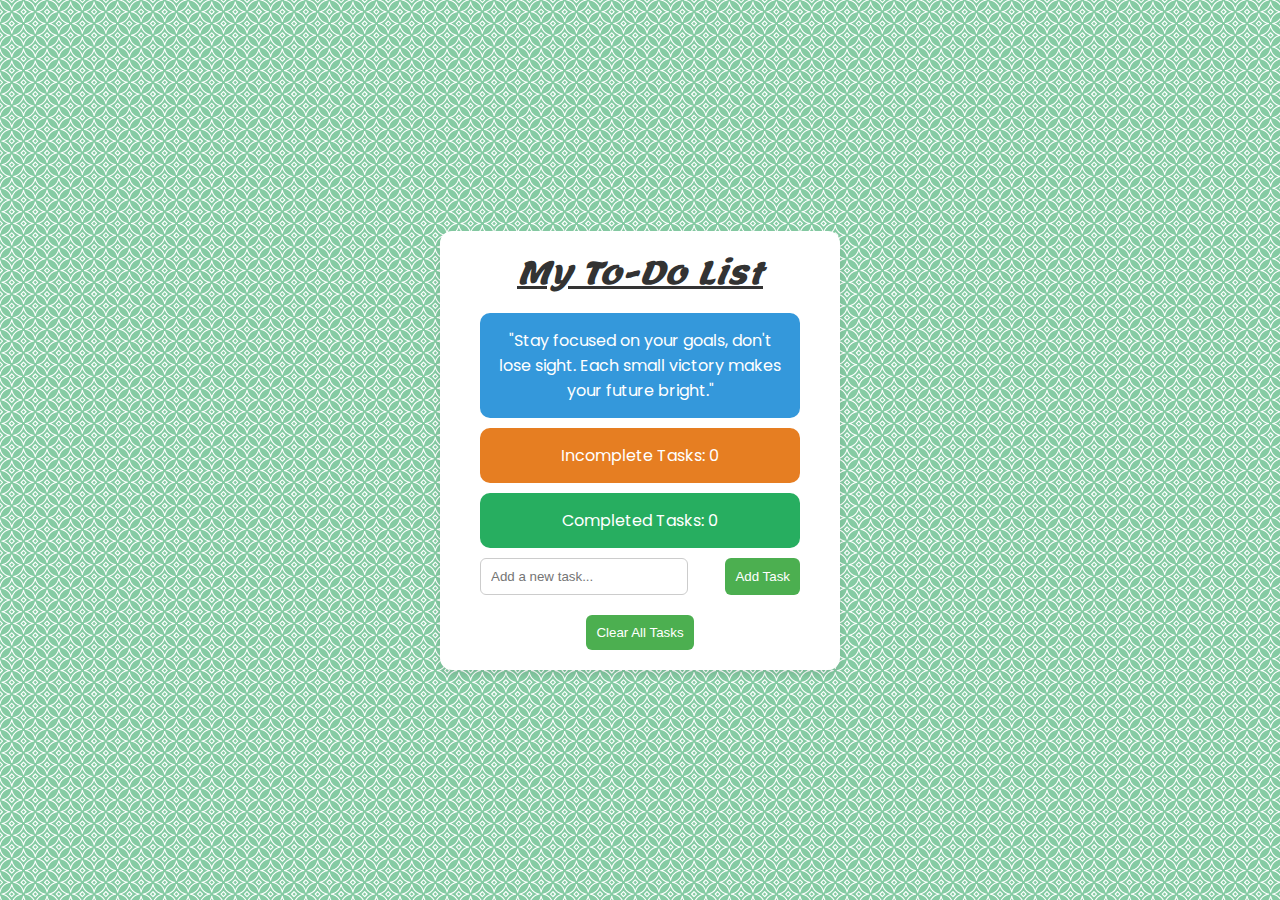
<file: index.html>
<!DOCTYPE html>
<html lang="en">
<head>
    <meta charset="UTF-8">
    <meta name="viewport" content="width=device-width, initial-scale=1.0">
    <title>Creative To-Do List</title>
    <link rel="stylesheet" href="style.css">
</head>
<body>
    <div class="container">
        <h1><u><i>My To-Do List</i></u></h1>
        
        <div class="info-box" id="motivationBox">
            <p>"Stay focused on your goals, don't lose sight.
                Each small victory makes your future bright."</p>
        </div>

        <div class="info-box" id="incompleteTasks">
            <p>Incomplete Tasks: <span id="incompleteCount">0</span></p>
        </div>
        <div class="info-box" id="completedTasks">
            <p>Completed Tasks: <span id="completedCount">0</span></p>
        </div>

        <div class="input-container">
            <input type="text" id="taskInput" placeholder="Add a new task...">
            <button id="addTaskBtn">Add Task</button>
        </div>

        <ul id="taskList"></ul>

        <button id="clearTasksBtn">Clear All Tasks</button>
        
    </div>
    <script src="script.js"></script>
</body>
</html>
</file>
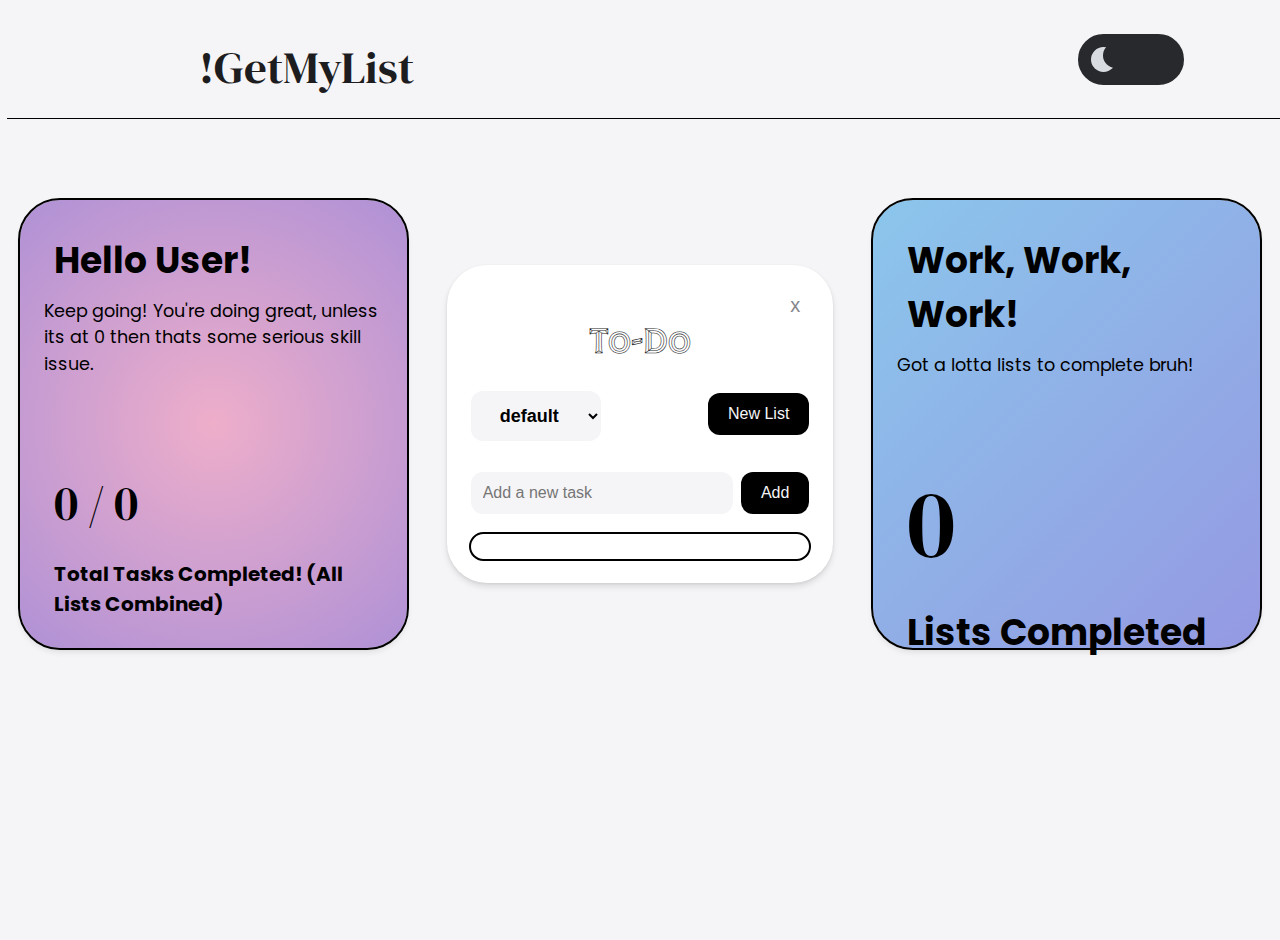
<file: Akash Datta/index.html>
﻿<!DOCTYPE html>
<html lang="en">
<head>
    <meta charset="UTF-8">
    <meta name="viewport" content="width=device-width, initial-scale=1.0, maximum-scale=1.0, user-scalable=0">
    <title>Todo List</title>
    <link rel="stylesheet" href="style.css">
</head>
<body>
    <header id="headshit">
        <div class="headertitle">!GetMyList</div>
        <nav>
            <ul>
                <div class="toggle-switch">
                <label class="switch-label">
                    <input type="checkbox" class="light" id="lightmode" onclick="lighting()">
                    <span class="slider"></span>
                </label>
                </div>
            </ul>
        </nav>
    </header>
    <div class="list">
        <div class="container1">
            <h2>Hello User!</h2>
            <p1>Keep going! You're doing great, unless its at 0 then thats some serious skill issue.</p1>
            <div id="prog" class="prog"></div>
            <div class="text1">Total Tasks Completed! (All Lists Combined)</div>
        </div>
        <div class="todo-container">
            <h1>To-Do</h1>
            <button class="delete-btn-list" id="delList">x</button>
            <div class="list-header">
                <select id="list-selector" class="list-selector">
                    <option></option>
                </select>
                <button id="new-list-btn" class="todo-input btn">New List</button>
            </div>
            <input type="text" id="new-list-input" class="new-list-input" placeholder="Enter new list name">
            <div class="todo-input">
                <input type="text" id="new-task" placeholder="Add a new task" aria-label="New task">
                <button id="add-task">Add</button>
            </div>
            <ul id="todo-list" class="todo-list">
            </ul>
            <div class="progress-bar">
                <div id="progress" class="progress"></div>
            </div>
        </div>
        <div class="container2">
            <h3>Work, Work, Work!</h3>
            <p1>Got a lotta lists to complete bruh!</p1>
            <div id="prog1" class="prog1"></div>
            <p2>Lists Completed</p2>
        </div>
    </div>
    <script src="codeshit.js"></script>
</body>
</html>
</file>
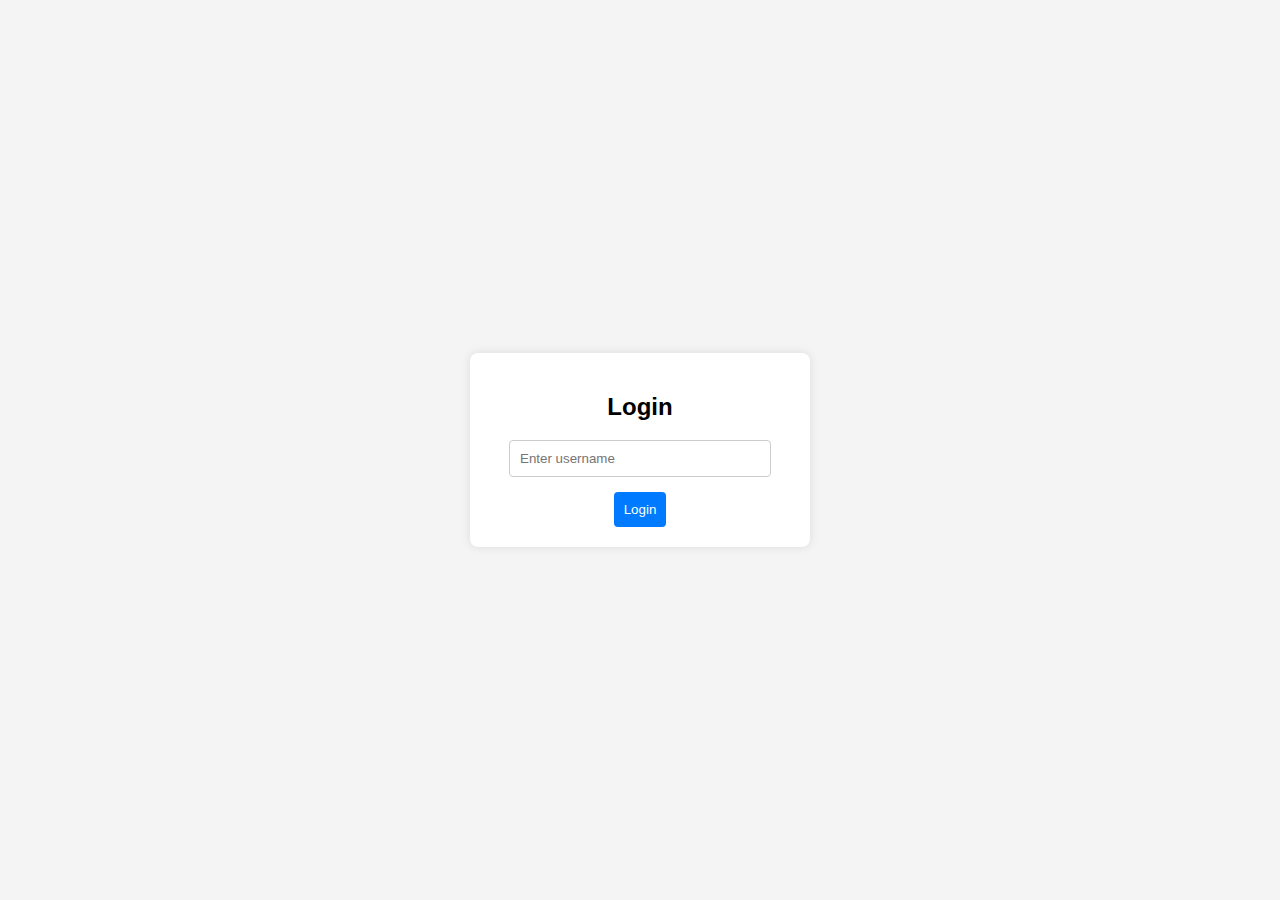
<file: To-do-list/index.html>
<!DOCTYPE html>
<html lang="en">
<head>
    <meta charset="UTF-8">
    <meta name="viewport" content="width=device-width, initial-scale=1.0">
    <title>To-Do List</title>
    <link rel="stylesheet" href="styles.css">
</head>
<body>
    <div id="login">
        <h2>Login</h2>
        <input type="text" id="username" placeholder="Enter username" required>
        <button onclick="login()">Login</button>
    </div>
    <div id="todo-app" style="display: none;">
        <h2 id="welcome"></h2>
        <input type="text" id="task-input" placeholder="Add a new task...">
        <input type="number" id="task-time" placeholder="Time in minutes" min="1">
        <button onclick="addTask()">Add Task</button>
        
        <div id="tasks"></div>
        <div id="percentage-tracker">0% Completed</div>
        <button onclick="logout()">Logout</button>
    </div>

    <script src="script.js"></script>
</body>
</html>
</file>
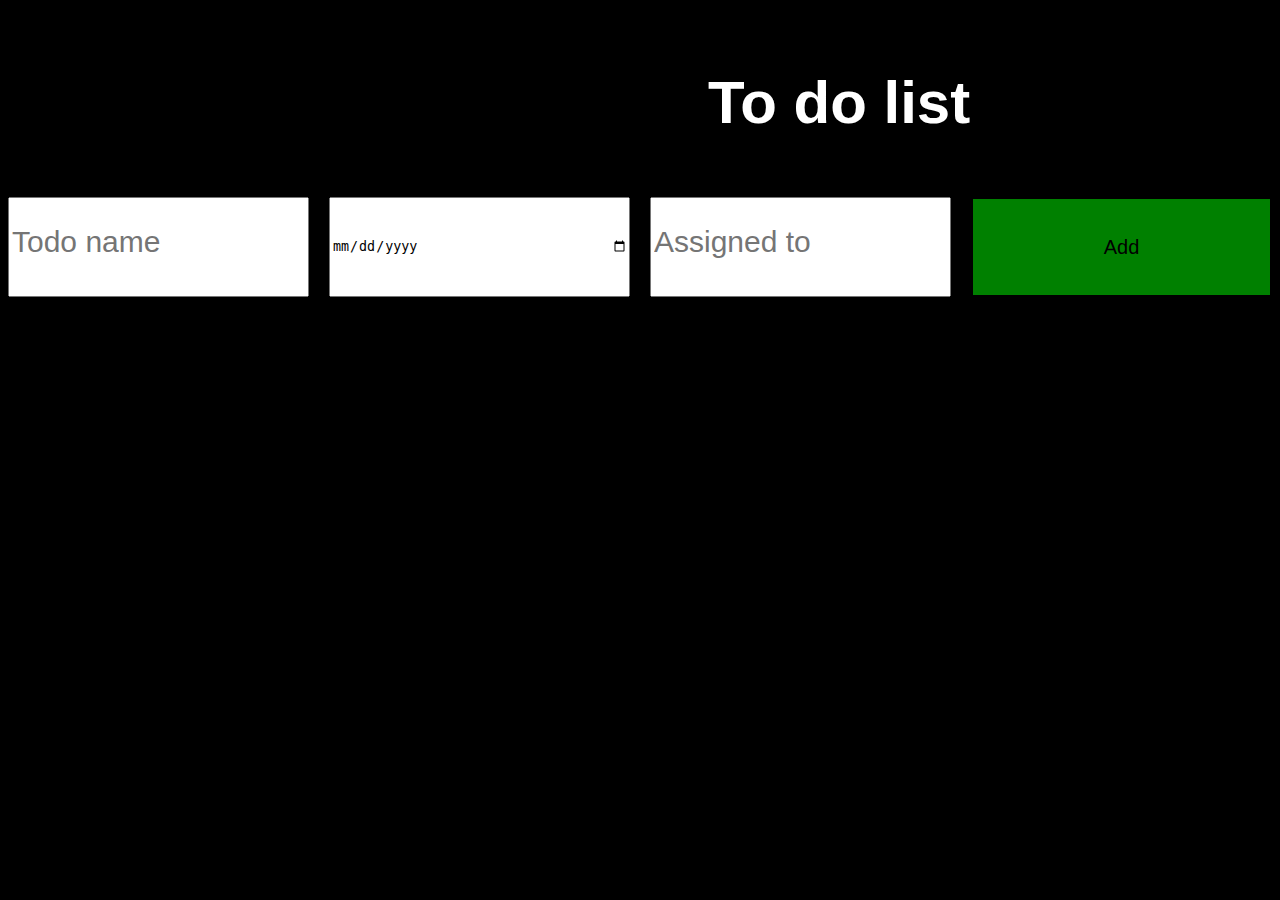
<file: todo/to-do-list.html>
<!DOCTYPE html>
<html lang="en">
<head>
    <meta charset="UTF-8">
    <meta name="viewport" content="width=device-width, initial-scale=1.0">
    <link rel="stylesheet" href="to-do-list.css">
    <title>To do list</title>
   
</head>
<body>
    <style>
        
    </style>
    <div class="header"><p class="Heading">To do list</p></div>
    
    <div class="button-container">
        <input type="text" placeholder="Todo name" class="js-Todo" onkeydown="if(event.key==='Enter') {
            addTodo();
        }">
        <input   type="date" class="js-Todo-Date">
        <input  type="text" class="js-assignedToo" placeholder="Assigned to">
        <button   onclick="addTodo()" class="add-button">Add</button>
    </div>
    
    <div class="js-Crazy"></div>
    






    <script src="to.do.list.js"></script>
    
</body>
</html>
</file>
<file: style.css>
@import url('https://fonts.googleapis.com/css2?family=Lemon&display=swap');
@import url('https://fonts.googleapis.com/css2?family=Poppins:wght@300&display=swap');
* {
    margin: 0;
    padding: 0;
    box-sizing: border-box;
}

body {
    font-family: 'Poppins', sans-serif;
    background: url('more-leaves-on-green.png');
    display: flex;
    justify-content: center;
    align-items: center;
    min-height: 100vh;
    background-color: #f0f4f7;
    padding: 10px;
}


.container {
    background: #fff;
    padding: 20px 40px;
    border-radius: 12px;
    box-shadow: 0 4px 8px rgba(0, 0, 0, 0.1);
    max-width: 400px;
    width: 100%;
    text-align: center;
}

h1 {
    font-family: "Lemon", serif;
    font-weight: 400;
    font-style: normal;
    margin-bottom: 20px;
    color: #333;
}

.input-container {
    display: flex;
    justify-content: space-between;
    margin-bottom: 20px;
}

input[type="text"] {
    width: 65%;
    padding: 10px;
    border-radius: 6px;
    border: 1px solid #ccc;
}

button {
    padding: 10px;
    border-radius: 6px;
    background-color: #4CAF50;
    color: white;
    border: none;
    cursor: pointer;
    transition: background-color 0.3s ease, transform 0.2s; /* Animation */
}

button:hover {
    background-color: #45a049;
    transform: scale(1.05); /* Slightly increase size on hover */
}



ul {
    list-style-type: none;
    padding: 0;
}

li {
    background: #f9f9f9;
    padding: 10px;
    border: 1px solid #ddd;
    border-radius: 6px;
    margin-bottom: 10px;
    display: flex;
    justify-content: space-between;
    align-items: center;
}

li .delete-btn {
    background-color: red;
    color: white;
    border: none;
    padding: 5px;
    border-radius: 50%;
    cursor: pointer;
}

li .delete-btn:hover {
    background-color: darkred;
}

/* Info Boxes */
.info-box {
    padding: 15px;
    margin-bottom: 10px;
    border-radius: 10px;
    color: white;
    font-size: 1em;
    text-align:center;
}

#motivationBox {
    background-color: #3498db;
}

#incompleteTasks {
    background-color: #e67e22;
}

#completedTasks {
    background-color: #27ae60;
}

/* Responsive Design */
@media (max-width: 768px) {
    .container {
        padding: 15px 20px;
    }
    
    h1 {
        font-size: 1.5em;
    }
    
    .input-container {
        flex-direction: column;
        align-items: center;
    }

    input[type="text"] {
        width: 100%;
        margin-bottom: 10px;
    }

    button {
        width: 100%;
    }

    .info-box {
        font-size: 1em;
    }
}

@media (max-width: 480px) {
    .container {
        padding: 10px 15px;
    }

    h1 {
        font-size: 1.2em;
    }

    input[type="text"], button {
        font-size: 0.9em;
    }

    .info-box {
        font-size: 0.9em;
    }
}
</file>
<file: Akash Datta/style.css>
﻿@import url('https://fonts.googleapis.com/css2?family=DM+Serif+Display&display=swap');
@import url('https://fonts.googleapis.com/css2?family=Caudex:wght@400;700&display=swap');
@import url('https://fonts.googleapis.com/css2?family=Tilt+Prism&display=swap');
@import url('https://fonts.googleapis.com/css2?family=Poppins:ital,wght@0,100;0,200;0,300;0,400;0,500;0,600;0,700;0,800;0,900;1,100;1,200;1,300;1,400;1,500;1,600;1,700;1,800;1,900&display=swap');
@import url('https://fonts.googleapis.com/css2?family=DM+Serif+Display:ital@0;1&display=swap');
:root {
    --background-color: #f5f5f7;
    --card-background: #ffffff;
    --text-color: #1d1d1f;
    --secondary-text-color: #86868b;
    --accent-color: #000000;
    --completed-color: #86868b;
    --delete-color: #ff3b30;
    --progress-color: #34c759;
    --border-radius: 12px;
    --hoverborder-radius: 40px;
    --transition: all 0.3s ease;
}

body {
    font-family: -apple-system, BlinkMacSystemFont, 'Segoe UI', Roboto, Helvetica, Arial, sans-serif;
    background-color: var(--background-color);
    color: var(--text-color);
    line-height: 1.5;
    margin: 0;
    padding: 20px;
    min-height: 100vh;
}

.list{
    display: flex;
    max-width: 100%;
    flex-direction: row;
    justify-content: center;
    align-items: center;
    gap: 40px;
}

.headertitle {
    z-index: 10;
    color: var(--text-color);
    font-family: "DM Serif Display", serif;
    font-weight: 400;
    font-style: normal;
    font-size: 3.5vw;
}

header {
    position: fixed;
    z-index: 10;
    display: flex;
    justify-content: space-between;
    align-items: center;
    background-color: var(--background-color);
    border-bottom: solid 1px var(--accent-color);
    width: 70.5vw;
    padding-inline: 15vw;
    padding-top: 2.15vh;
    margin: -1vw;
    padding-bottom: 1vh;
}

    header nav ul {
        list-style: none;
        display: flex;
        margin-inline-end: -6vw;
        gap: 40px;
    }

        header nav ul li a {
            text-decoration: none;
            color: var(--text-color);
            font-size: 1.25rem;
            font-family: "Caudex", serif;
            font-weight: 700;
            font-style: normal;
        }

.container1 {
    position: relative;
    top: 20vh;
    background: rgb(238,174,202);
    background: radial-gradient(circle, rgba(238,174,202,1) 0%, rgba(175,145,214,1) 100%);
    border-radius: var(--hoverborder-radius);
    box-shadow: 0 4px 6px rgba(0, 0, 0, 0.1), 0 1px 3px rgba(0, 0, 0, 0.08);
    padding: 24px;
    outline: var(--accent-color) solid 2px;
    width: 100%;
    height: 400px;
    max-width: 400px;
}

.container2 {
    position: relative;
    top: 20vh;
    background-color: #8BC6EC;
    background-image: linear-gradient(135deg, #8BC6EC 0%, #9599E2 100%);
    border-radius: var(--hoverborder-radius);
    box-shadow: 0 4px 6px rgba(0, 0, 0, 0.1), 0 1px 3px rgba(0, 0, 0, 0.08);
    padding: 24px;
    outline: var(--accent-color) solid 2px;
    width: 100%;
    height: 400px;
    max-width: 400px;
}

.todo-container {
    position: relative;
    top: 20vh;
    background-color: var(--card-background);
    border-radius: var(--hoverborder-radius);
    box-shadow: 0 4px 6px rgba(0, 0, 0, 0.1), 0 1px 3px rgba(0, 0, 0, 0.08);
    padding: 24px;
    width: 100%;
    max-width: 400px;
}

h1 {
    font-size: 36px;
    font-family: "Tilt Prism", sans-serif;
    font-optical-sizing: auto;
    font-weight: 800;
    font-style: normal;
    font-variation-settings: "XROT" 0, "YROT" 0;
    margin-bottom: 24px;
    text-align: center;
    color: var(--text-color);
}

h2 {
    font-family: "Poppins", sans-serif;
    font-size: 2.25rem;
    padding: 10px;
    color: black;
    margin: 0;
    font-weight: 700;
    font-style: normal;
}

h3 {
    font-family: "Poppins", sans-serif;
    font-size: 2.25rem;
    padding: 10px;
    color: black;
    margin: 0;
    font-weight: 700;
    font-style: normal;
}

p1 {
    font-family: "Poppins", sans-serif;
    font-size: 1.1rem;
    color: black;
    font-weight: 400;
    font-style: normal;
}



p2 {
    font-family: "Poppins", sans-serif;
    font-size: 2.25rem;
    padding: 10px;
    color: black;
    margin: 0;
    font-weight: 700;
    font-style: normal;
}

.list-header {
    font-size: 36px;
    display: flex;
    justify-content: space-between;
    align-items: center;
    margin-bottom: 16px;
}

.list-selector {
    font-size: 18px;
    color: var(--accent-color);
    font-weight: 600;
    padding: 14px 25px;
    border: none;
    margin-bottom: 15px;
    background-color: var(--background-color);
    border-radius: var(--border-radius);
    cursor: pointer;
}

.new-list-input {
    display: none;
    width: 65%;
    padding: 10px 12px;
    font-size: 15px;
    border: 1px solid var(--secondary-text-color);
    border-radius: var(--border-radius);
    margin-top: 8px;
    margin-bottom: 15px;
}

.todo-input {
    display: flex;
    margin-bottom: 20px;
}

    .todo-input input {
        flex-grow: 1;
        padding: 12px;
        border: none;
        border-radius: var(--border-radius);
        font-size: 16px;
        background-color: var(--background-color);
        color: var(--text-color);
    }

    .todo-input button {
        background-color: var(--accent-color);
        color: var(--background-color);
        border: none;
        padding: 12px 20px;
        border-radius: var(--border-radius);
        margin-left: 8px;
        cursor: pointer;
        font-size: 16px;
        font-weight: 500;
        transition: var(--transition);
    }

        .todo-input button:hover {
            border-radius: var(--hoverborder-radius);
            opacity: 0.9;
        }

    .btn {
        background-color: var(--accent-color);
        color: var(--background-color);
        border: none;
        padding: 12px 20px;
        border-radius: var(--border-radius);
        margin-left: 8px;
        cursor: pointer;
        font-size: 16px;
        font-weight: 500;
        transition: var(--transition);
    }

        .btn:hover {
            opacity: 0.9;
            border-radius: var(--hoverborder-radius);
        }

.todo-list {
    list-style-type: none;
    padding: 0;
    margin-bottom: 16px;
}

.todo-item {
    display: flex;
    align-items: center;
    padding: 12px;
    background-color: var(--card-background);
    border-radius: var(--border-radius);
    margin-bottom: 8px;
    transition: var(--transition);
}

    .todo-item:hover {
        transform: translateY(-2px);
        box-shadow: 0 2px 4px rgba(0, 0, 0, 0.1);
    }

    .todo-item input[type="checkbox"] {
        margin-right: 12px;
        -webkit-appearance: none;
        appearance: none;
        width: 20px;
        height: 20px;
        border: 2px solid var(--accent-color);
        border-radius: 50%;
        outline: none;
        transition: var(--transition);
    }

        .todo-item input[type="checkbox"]:checked {
            background-color: var(--accent-color);
            position: relative;
        }

            .todo-item input[type="checkbox"]:checked::before {
                content: '✓';
                position: absolute;
                top: 50%;
                left: 50%;
                transform: translate(-50%, -50%);
                color: white;
                font-size: 12px;
            }

    .todo-item label {
        flex-grow: 1;
        font-size: 16px;
        cursor: pointer;
        transition: var(--transition);
    }

    .todo-item.completed label {
        color: var(--completed-color);
        text-decoration: line-through;
    }

.delete-btn {
    background: none;
    border: none;
    color: var(--secondary-text-color);
    cursor: pointer;
    font-size: 18px;
    transition: var(--transition);
    padding: 4px 8px;
    border-radius: 50%;
}

    .delete-btn:hover {
        color: var(--delete-color);
        background-color: rgba(255, 59, 48, 0.1);
    }

.delete-btn-list {
    position: absolute;
    top: 25px;
    right: 25px;
    background: none;
    border: none;
    color: var(--secondary-text-color);
    cursor: pointer;
    font-size: 20px;
    transition: var(--transition);
    padding: 4px 8px;
    border-radius: 50%;
}

    .delete-btn-list:hover {
        color: var(--delete-color);
        background-color: rgba(255, 59, 48, 0.1);
    }

.progress-bar {
    width: 100%;
    height: 25px;
    background-color: rgba(0,0,0,0);
    border-radius: var(--hoverborder-radius);
    outline: var(--accent-color) solid 2px;
    overflow: hidden;
}

.progress {
    width: 0;
    height: 100%;
    background-color: var(--accent-color);
    border-radius: var(--hoverborder-radius);
    transition: width 0.3s ease;
}

.prog {
    font-family: "DM Serif Display", serif;
    font-weight: 400;
    font-style: normal;
    font-size: 3rem;
    padding: 10px;
    color: black;
    margin-top: 80px;
}

.prog1 {
    font-family: "DM Serif Display", serif;
    font-weight: 400;
    font-style: normal;
    font-size: 6rem;
    padding: 10px;
    color: black;
    margin-top: 5vw;
}

.text1 {
    font-family: "Poppins", sans-serif;
    font-size: 1.25rem;
    padding: 10px;
    color: black;
    margin: 0;
    font-weight: 700;
    font-style: normal;
}


.toggle-switch {
    position: relative;
    top: -1vh;
    width: 100px;
    height: 50px;
    --light: #d8dbe0;
    --dark: #28292c;
    --link: rgb(27, 129, 112);
    --link-hover: rgb(24, 94, 82);
}

.switch-label {
    position: absolute;
    width: 100%;
    height: 45px;
    background-color: var(--dark);
    border-radius: 50px;
    cursor: pointer;
    border: 3px solid var(--dark);
}

.light {
    position: relative;
    display: none;
}

.slider {
    position: absolute;
    width: 100%;
    height: 100%;
    border-radius: 25px;
    -webkit-transition: 0.3s;
    transition: 0.3s;
}

.light:checked ~ .slider {
    background-color: var(--light);
}

.slider::before {
    content: "";
    position: absolute;
    top: 10px;
    left: 10px;
    width: 25px;
    height: 25px;
    border-radius: 50%;
    -webkit-box-shadow: inset 12px -4px 0px 0px var(--light);
    box-shadow: inset 12px -4px 0px 0px var(--light);
    background-color: var(--dark);
    -webkit-transition: 0.3s;
    transition: 0.3s;
}

.light:checked ~ .slider::before {
    -webkit-transform: translateX(50px);
    -ms-transform: translateX(50px);
    transform: translateX(50px);
    background-color: var(--dark);
    -webkit-box-shadow: none;
    box-shadow: none;
}

::-webkit-scrollbar {
    height: 0px;
    width: 5px;
    background: rgb(0,0,0);
}


::-webkit-scrollbar-track {
    box-shadow: inset 0 0 1px rgb(0, 0, 0);
    border-radius: 10px;
}


::-webkit-scrollbar-thumb {
    background: rgb(241, 238, 238);
    border-radius: 10px;
}


@media (max-width: 480px) {
    .todo-container {
        padding: 16px;
    }
    body {
        -webkit-tap-highlight-color: transparent;
    }

    h1 {
        font-size: 28px;
    }

    .container1 {
        position: relative;
        top: 20vh;
        background: rgb(238,174,202);
        background: radial-gradient(circle, rgba(238,174,202,1) 0%, rgba(175,145,214,1) 100%);
        border-radius: var(--hoverborder-radius);
        box-shadow: 0 4px 6px rgba(0, 0, 0, 0.1), 0 1px 3px rgba(0, 0, 0, 0.08);
        padding: 24px;
        outline: var(--accent-color) solid 2px;
        width: 100%;
        height: 400px;
        max-width: 80vw;
    }

    .container2 {
        position: relative;
        top: 20vh;
        background-color: #8BC6EC;
        background-image: linear-gradient(135deg, #8BC6EC 0%, #9599E2 100%);
        border-radius: var(--hoverborder-radius);
        box-shadow: 0 4px 6px rgba(0, 0, 0, 0.1), 0 1px 3px rgba(0, 0, 0, 0.08);
        padding: 24px;
        width: 100%;
        outline: var(--accent-color) solid 2px;
        max-width: 80vw;
    }

    .todo-container {
        position: relative;
        top: 20vh;
        background-color: var(--card-background);
        border-radius: var(--hoverborder-radius);
        box-shadow: 0 4px 6px rgba(0, 0, 0, 0.1), 0 1px 3px rgba(0, 0, 0, 0.08);
        padding: 24px;
        width: 100%;
        max-width: 80vw;
    }

    .todo-input input,
    .todo-input button {
        font-size: 14px;
    }

    .todo-item label {
        font-size: 14px;
    }

    .headertitle {
        z-index: 10;
        color: var(--text-color);
        font-family: "DM Serif Display", serif;
        font-weight: 400;
        font-style: normal;
        font-size: 3.5vh;
    }

    header {
        position: fixed;
        z-index: 10;
        display: flex;
        justify-content: space-between;
        background-color: var(--background-color);
        align-items: center;
        border-bottom: solid 1px var(--accent-color);
        width: 96.5vw;
        padding-inline: 5vw;
        padding-top: 2.15vh;
        margin: -5.5vw;
        padding-bottom: 1vh;
    }

    header nav ul {
        list-style: none;
        display: flex;
        margin-inline-end: 5vw;
        gap: 10px;
    }

        header nav ul li a {
            text-decoration: none;
            color: var(--text-color);
            font-size: 0px;
            font-family: "Caudex", serif;
            font-weight: 700;
            font-style: normal;
        }

    .list {
        display: flex;
        max-width: 100%;
        flex-direction: column;
        justify-content: center;
        align-items: center;
    }

    h3 {
        font-family: "Poppins", sans-serif;
        font-size: 1.75rem;
        padding: 10px;
        color: black;
        margin: 0;
        font-weight: 700;
        font-style: normal;
    }

    .prog1 {
        font-family: "DM Serif Display", serif;
        font-weight: 400;
        font-style: normal;
        font-size: 6rem;
        padding: 10px;
        color: black;
        margin-top: 2vw;
    }
}
</file>
<file: To-do-list/styles.css>
body {
        font-family: Arial, sans-serif;
        display: flex;
        justify-content: center;
        align-items: center;
        height: 100vh;
        background-color: #f4f4f4;
        margin: 0;
    }


    #login, #todo-app {
        background: #fff;
        padding: 20px;
        border-radius: 8px;
        box-shadow: 0 0 10px rgba(0, 0, 0, 0.1);
        width: 300px;
        text-align: center;
    }


    input {
        padding: 10px;
        width: 80%;
        margin-bottom: 10px;
        border: 1px solid #ccc;
        border-radius: 4px;
    }

    button {
        padding: 10px;
        background-color: #007bff;
        color: white;
        border: none;
        border-radius: 4px;
        cursor: pointer;
        margin-top: 5px;
    }

    button:hover {
        background-color: #0056b3;
    }


    .task {
        display: flex;
        justify-content: space-between;
        align-items: center;
        background: #f9f9f9;
        padding: 10px;
        margin-top: 10px;
        border-radius: 4px;
    }

    .completed {
        text-decoration: line-through;
        color: gray;
    }


    .timer {
        font-size: 0.9em;
        color: #555;
    }


    #percentage-tracker {
        margin-top: 20px;
        font-weight: bold;
        color: #0056b3;
    }
</file>
<file: todo/to-do-list.css>
.Heading{
    margin-left: 700px;
    font-family: Arial, Helvetica, sans-serif;
    font-weight: bold;
    font-size: 60px;
    color: white;

}
body{
    background-color: black;
    color: sandybrown;
    
}
.script{
    font-family: Arial, Helvetica, sans-serif;
    font-weight: bold;
    display: inline-block;
}
.button1{
    background-color: rgba(220, 7, 7, 0.933);
    color: white;
    border-style: solid;
    
    margin-left: 0px;
    padding-top: 10px;
    padding-bottom: 10px;
    padding-right: 10px;
    padding-left: 10px;
    
    
    
    
}
.add-button{
    background-color: green;
    border-style: solid;
    
    height: 100px;
    font-size: 20px;
   
}
.button-container{
    display: grid;
    grid-template-columns: 1fr 1fr 1fr 1fr;
    gap: 20px;
}
.header{
    display: flex;
    flex-direction: column;
    flex-wrap: wrap;
    -ms-flex-align: center;
   
}
input::placeholder{
    font-size: 30px;
}
</file>
